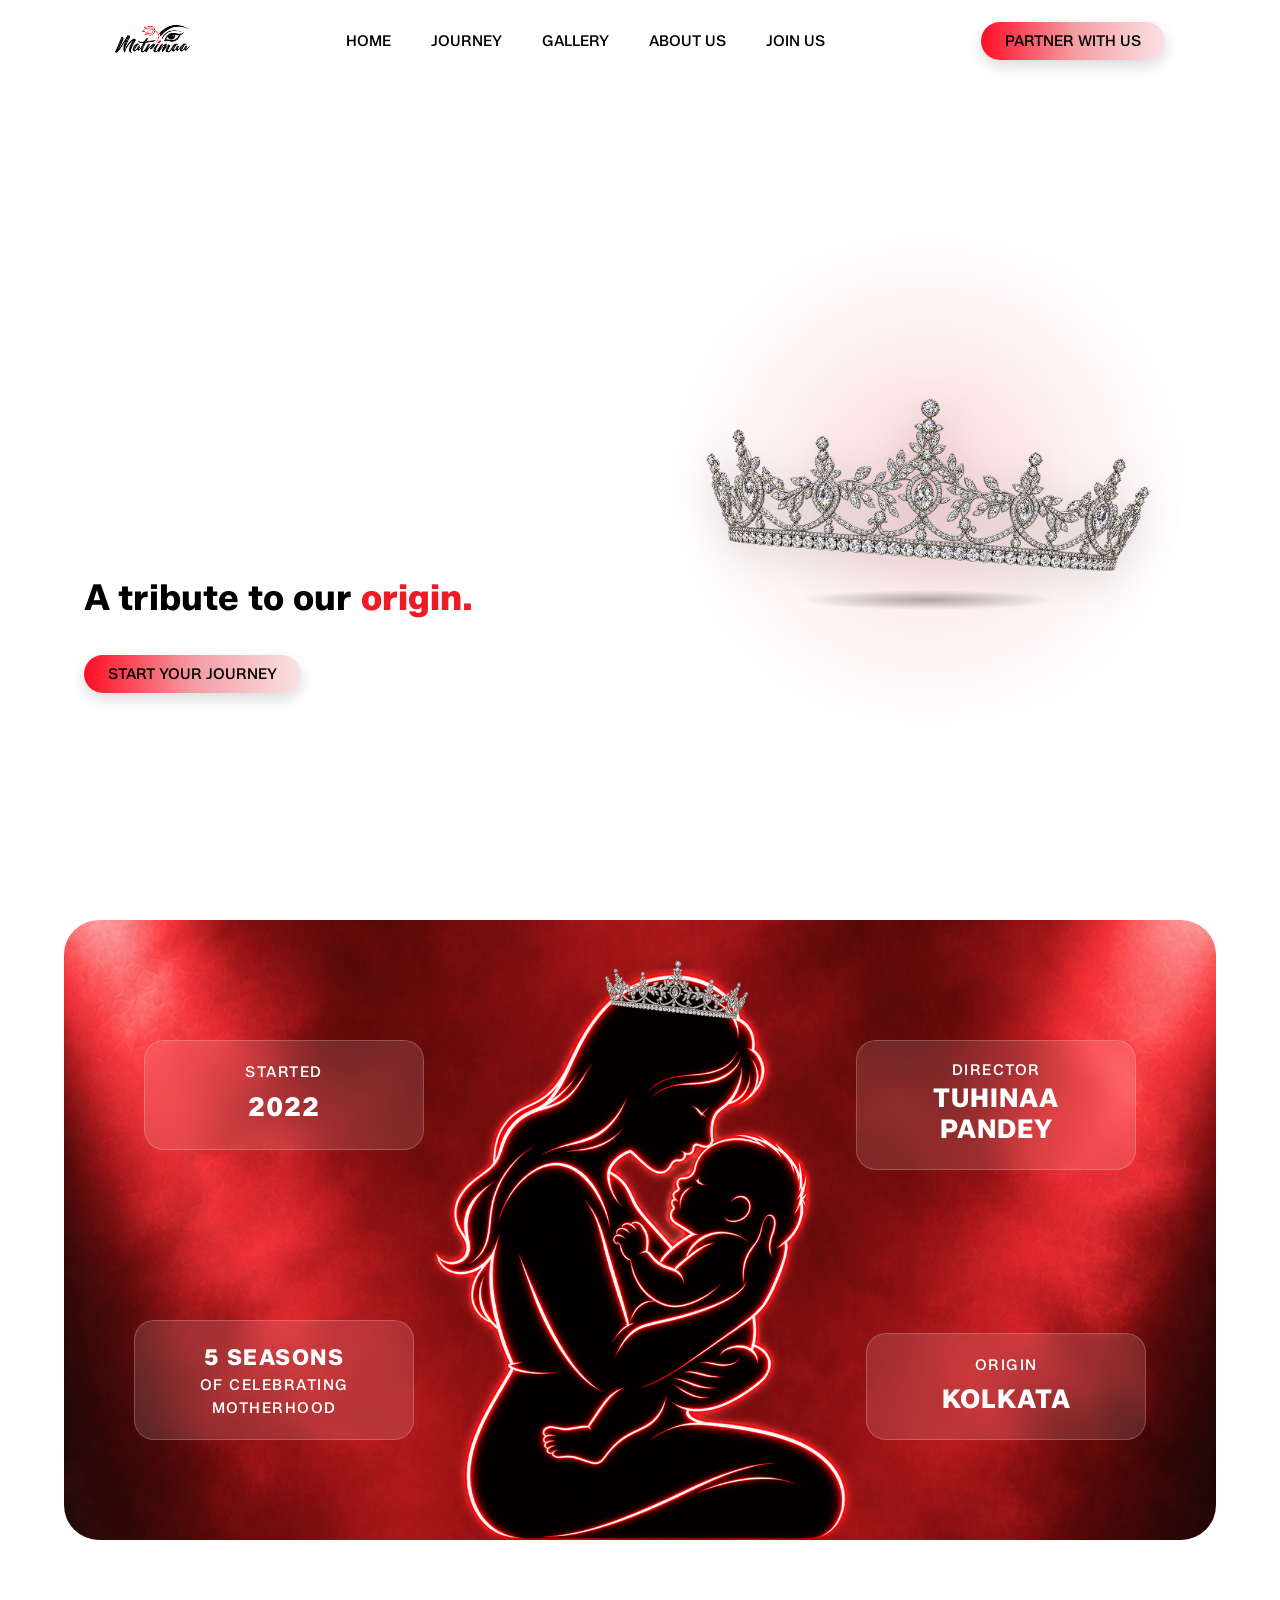
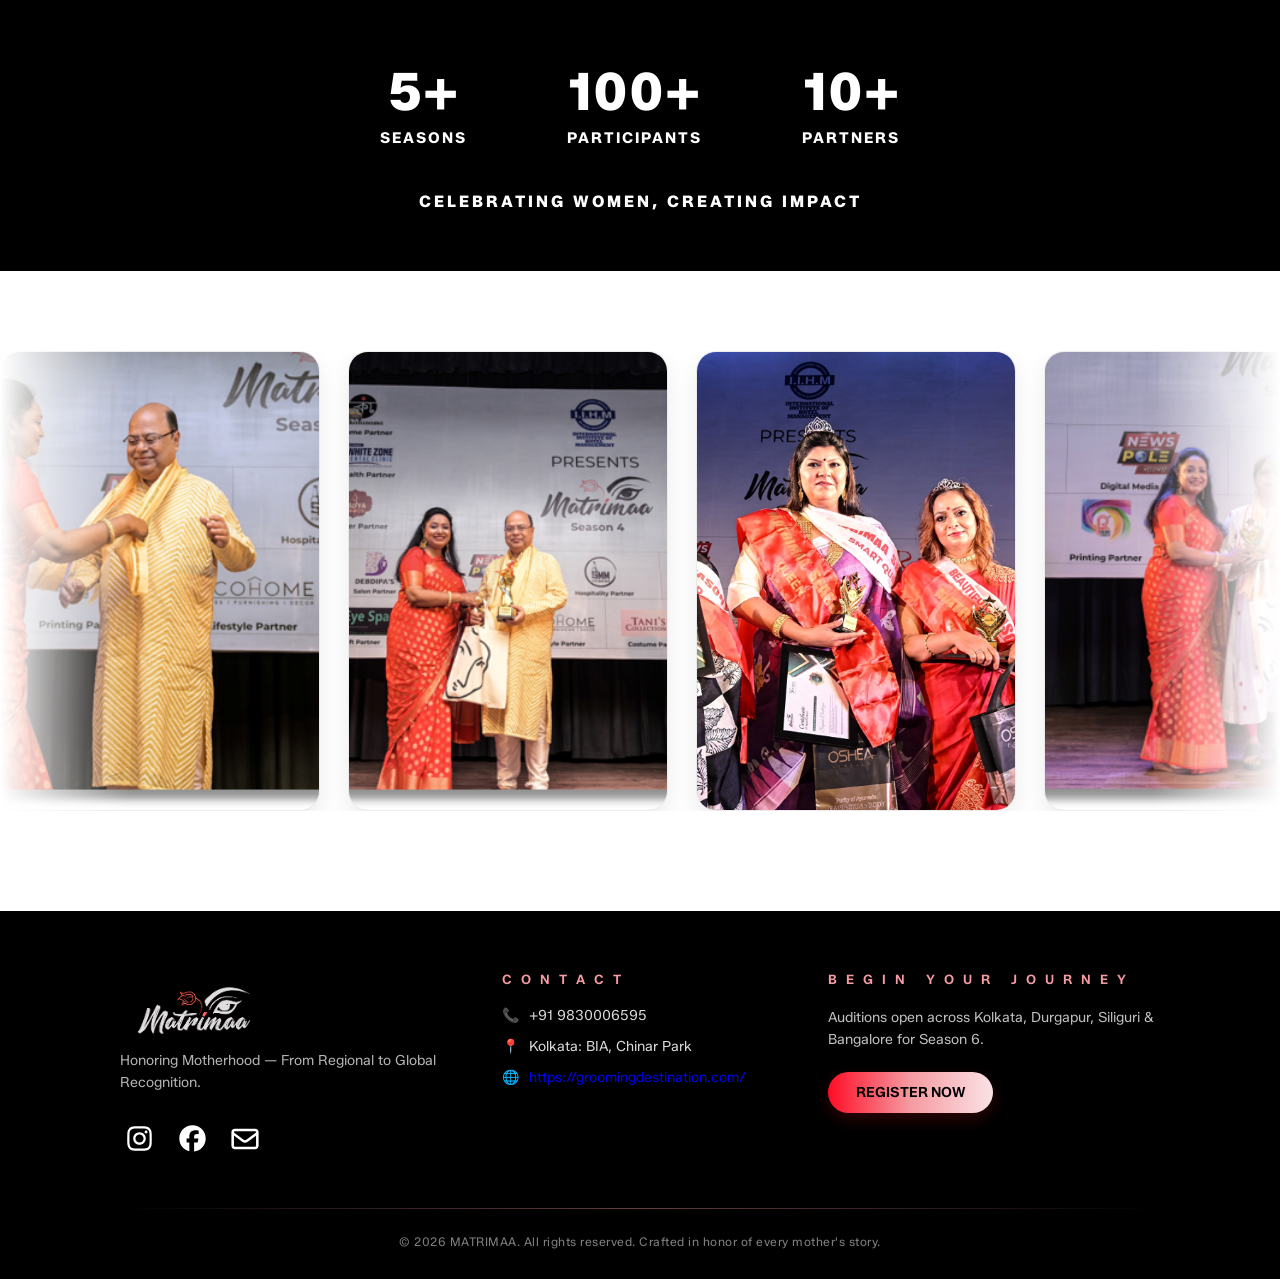
<file: frontend/index.html>
<!doctype html>
<html lang="en">
  <head>
    <meta charset="UTF-8" />
    <meta name="viewport" content="width=device-width, initial-scale=1.0" />
    <link rel="stylesheet" href="styles.css" />
    <link rel="preconnect" href="https://fonts.googleapis.com" />
    <link rel="preconnect" href="https://fonts.gstatic.com" crossorigin />
    <link
      href="https://fonts.googleapis.com/css2?family=Zalando+Sans:ital,wght@0,200..900;1,200..900&display=swap"
      rel="stylesheet"
    />
    <title>Matrimaa</title>
  </head>

  <body>
    <div id="main-bg">
      <div id="navbar">
        <a href="index.html">
          <img src="matrimaa-logo.png" alt="Matrimaa Logo" />
        </a>

        <div id="nav-buttons">
          <a href="index.html"
            ><button type="button" class="active">HOME</button></a
          >
          <a href="journey.html"><button type="button">JOURNEY</button></a>
          <a href="media.html"
            ><button type="button">GALLERY</button></a
          >
          <a href="about.html"><button type="button">ABOUT US</button></a>
          <a href="join-us.html"><button type="button">JOIN US</button></a>
        </div>

        <div class="spl-btn">
          <a href="partnership.html">
            <button type="button">PARTNER WITH US</button>
          </a>
        </div>
      </div>

      <div class="hero-container">
        <div class="hero-left">
          <video class="hero-main-logo" autoplay loop muted playsinline>
            <source src="Matrimaa-video.mp4" type="video/mp4" />
            Your browser does not support the video tag.
          </video>
          <h2 class="hero-tagline">
            A tribute to our <span class="highlight-red">origin.</span>
          </h2>
          <div class="hero-cta">
            <a href="join-us.html">
              <button type="button" class="spl-btn-journey">
                START YOUR JOURNEY
              </button>
            </a>
          </div>
        </div>

        <div class="hero-right">
          <div class="pink-circle"></div>
          <img
            src="big-crown.png"
            class="hero-crown-img"
            alt="Matrimaa Crown"
          />
        </div>
      </div>
    </div>

    <div id="red-bg">
      <div class="card card-top-left">
        <h4>STARTED</h4>
        <h2>2022</h2>
      </div>

      <div class="card card-top-right">
        <h4>DIRECTOR</h4>
        <h2>TUHINAA PANDEY</h2>
      </div>

      <div class="card card-bottom-left">
        <h4>
          <strong>5 SEASONS</strong><br />
          OF CELEBRATING<br />
          MOTHERHOOD
        </h4>
      </div>

      <div class="card card-bottom-right">
        <h4>ORIGIN</h4>
        <h2>KOLKATA</h2>
      </div>

      <div class="model-wrapper">
        <img src="mother.png" class="model-img" alt="Mother" />
        <img src="small-crown.png" class="mother-crown" alt="Crown" />
      </div>
    </div>

    <div id="stats-section">
      <div class="stats-container">
        <div class="stat-item">
          <h2>5+</h2>
          <p>SEASONS</p>
        </div>

        <div class="stat-item">
          <h2>100+</h2>
          <p>PARTICIPANTS</p>
        </div>

        <div class="stat-item">
          <h2>10+</h2>
          <p>PARTNERS</p>
        </div>
      </div>

      <p class="stats-tagline">CELEBRATING WOMEN, CREATING IMPACT</p>
    </div>

    <section id="gallery-section">
      <div class="marquee-container">
        <div class="marquee-track">
          <div class="gallery-card">
            <img src="image-1.png" alt="Felicitation Ceremony" />
          </div>

          <div class="gallery-card">
            <img src="image-2.png" alt="Stage Honors" />
          </div>

          <div class="gallery-card">
            <img src="image-3.png" alt="Coronation Night" />
          </div>

          <div class="gallery-card">
            <img src="image-4.png" alt="Special Recognition" />
          </div>

          <div class="gallery-card">
            <img src="image-5.png" alt="Cherished Moments" />
          </div>

          <div class="gallery-card">
            <img src="image-6.png" alt="Grand Jury Panel" />
          </div>

          <div class="gallery-card">
            <img src="image-1.png" alt="Felicitation Ceremony" />
          </div>

          <div class="gallery-card">
            <img src="image-2.png" alt="Stage Honors" />
          </div>

          <div class="gallery-card">
            <img src="image-3.png" alt="Coronation Night" />
          </div>

          <div class="gallery-card">
            <img src="image-4.png" alt="Special Recognition" />
          </div>

          <div class="gallery-card">
            <img src="image-5.png" alt="Cherished Moments" />
          </div>

          <div class="gallery-card">
            <img src="image-6.png" alt="Grand Jury Panel" />
          </div>
        </div>
      </div>
    </section>

    <!-- FOOTER SECTION -->
    <footer id="footer-section">
      <div class="footer-container">
        <div class="footer-col brand-col">
          <div class="footer-logo">
            <img src="matrimaaLogoInverted.png" alt="matrimaa logo" />
          </div>
          <p class="footer-tagline">
            Honoring Motherhood — From Regional to Global Recognition.
          </p>

          <div class="social-links">
            <a href="#" aria-label="Instagram">
              <svg
                xmlns="http://www.w3.org/2000/svg"
                viewBox="0 0 640 640"
                width="35"
                height="35"
                fill="currentColor"
              >
                <path
                  d="M320.3 205C256.8 204.8 205.2 256.2 205 319.7C204.8 383.2 256.2 434.8 319.7 435C383.2 435.2 434.8 383.8 435 320.3C435.2 256.8 383.8 205.2 320.3 205zM319.7 245.4C360.9 245.2 394.4 278.5 394.6 319.7C394.8 360.9 361.5 394.4 320.3 394.6C279.1 394.8 245.6 361.5 245.4 320.3C245.2 279.1 278.5 245.6 319.7 245.4zM413.1 200.3C413.1 185.5 425.1 173.5 439.9 173.5C454.7 173.5 466.7 185.5 466.7 200.3C466.7 215.1 454.7 227.1 439.9 227.1C425.1 227.1 413.1 215.1 413.1 200.3zM542.8 227.5C541.1 191.6 532.9 159.8 506.6 133.6C480.4 107.4 448.6 99.2 412.7 97.4C375.7 95.3 264.8 95.3 227.8 97.4C192 99.1 160.2 107.3 133.9 133.5C107.6 159.7 99.5 191.5 97.7 227.4C95.6 264.4 95.6 375.3 97.7 412.3C99.4 448.2 107.6 480 133.9 506.2C160.2 532.4 191.9 540.6 227.8 542.4C264.8 544.5 375.7 544.5 412.7 542.4C448.6 540.7 480.4 532.5 506.6 506.2C532.8 480 541 448.2 542.8 412.3C544.9 375.3 544.9 264.5 542.8 227.5zM495 452C487.2 471.6 472.1 486.7 452.4 494.6C422.9 506.3 352.9 503.6 320.3 503.6C287.7 503.6 217.6 506.2 188.2 494.6C168.6 486.8 153.5 471.7 145.6 452C133.9 422.5 136.6 352.5 136.6 319.9C136.6 287.3 134 217.2 145.6 187.8C153.4 168.2 168.5 153.1 188.2 145.2C217.7 133.5 287.7 136.2 320.3 136.2C352.9 136.2 423 133.6 452.4 145.2C472 153 487.1 168.1 495 187.8C506.7 217.3 504 287.3 504 319.9C504 352.5 506.7 422.6 495 452z"
                />
              </svg>
            </a>

            <a href="#" aria-label="Facebook">
              <svg
                xmlns="http://www.w3.org/2000/svg"
                viewBox="0 0 640 640"
                width="33"
                height="33"
                fill="currentColor"
              >
                <path
                  d="M576 320C576 178.6 461.4 64 320 64C178.6 64 64 178.6 64 320C64 440 146.7 540.8 258.2 568.5L258.2 398.2L205.4 398.2L205.4 320L258.2 320L258.2 286.3C258.2 199.2 297.6 158.8 383.2 158.8C399.4 158.8 427.4 162 438.9 165.2L438.9 236C432.9 235.4 422.4 235 409.3 235C367.3 235 351.1 250.9 351.1 292.2L351.1 320L434.7 320L420.3 398.2L351 398.2L351 574.1C477.8 558.8 576 450.9 576 320z"
                />
              </svg>
            </a>

            <a href="#" aria-label="mail">
              <svg
                xmlns="http://www.w3.org/2000/svg"
                viewBox="0 0 640 640"
                width="34"
                height="34"
                fill="currentColor"
              >
                <path
                  d="M125.4 128C91.5 128 64 155.5 64 189.4C64 190.3 64 191.1 64.1 192L64 192L64 448C64 483.3 92.7 512 128 512L512 512C547.3 512 576 483.3 576 448L576 192L575.9 192C575.9 191.1 576 190.3 576 189.4C576 155.5 548.5 128 514.6 128L125.4 128zM528 256.3L528 448C528 456.8 520.8 464 512 464L128 464C119.2 464 112 456.8 112 448L112 256.3L266.8 373.7C298.2 397.6 341.7 397.6 373.2 373.7L528 256.3zM112 189.4C112 182 118 176 125.4 176L514.6 176C522 176 528 182 528 189.4C528 193.6 526 197.6 522.7 200.1L344.2 335.5C329.9 346.3 310.1 346.3 295.8 335.5L117.3 200.1C114 197.6 112 193.6 112 189.4z"
                />
              </svg>
            </a>
          </div>
        </div>

        <div class="footer-col contact-col">
          <h4>C O N T A C T</h4>
          <ul class="contact-list">
            <li><span class="icon">📞</span> +91 9830006595</li>
            <li><span class="icon">📍</span> Kolkata: BIA, Chinar Park</li>
            <li>
              <span class="icon">🌐</span>
              <a
                href="https://groomingdestination.com/"
                target="_blank"
                rel="noopener noreferrer"
              >
                https://groomingdestination.com/
              </a>
            </li>
          </ul>
        </div>

        <div class="footer-col cta-col">
          <h4>B E G I N &nbsp; Y O U R &nbsp; J O U R N E Y</h4>
          <p>
            Auditions open across Kolkata, Durgapur, Siliguri &amp; Bangalore
            for Season 6.
          </p>
          <a href="join-us.html">
            <button type="button" class="footer-btn">REGISTER NOW</button>
          </a>
        </div>
      </div>

      <div class="footer-bottom">
        <hr class="footer-divider" />
        <p>
          © 2026 MATRIMAA. All rights reserved. Crafted in honor of every
          mother's story.
        </p>
      </div>
    </footer>

    <script>
      const navbar = document.querySelector("#navbar");
      window.addEventListener("scroll", () => {
        if (window.scrollY > 20) {
          navbar.classList.add("scrolled");
        } else {
          navbar.classList.remove("scrolled");
        }
      });

      // Crown Fade-in Observer
      const redBg = document.querySelector("#red-bg");
      const crown = document.querySelector(".mother-crown");

      const observer = new IntersectionObserver(
        (entries) => {
          entries.forEach((entry) => {
            if (entry.isIntersecting) {
              crown.classList.add("visible");
            }
          });
        },
        { threshold: 0.3 },
      );

      if (redBg) {
        observer.observe(redBg);
      }
    </script>
  </body>
</html>
</file>
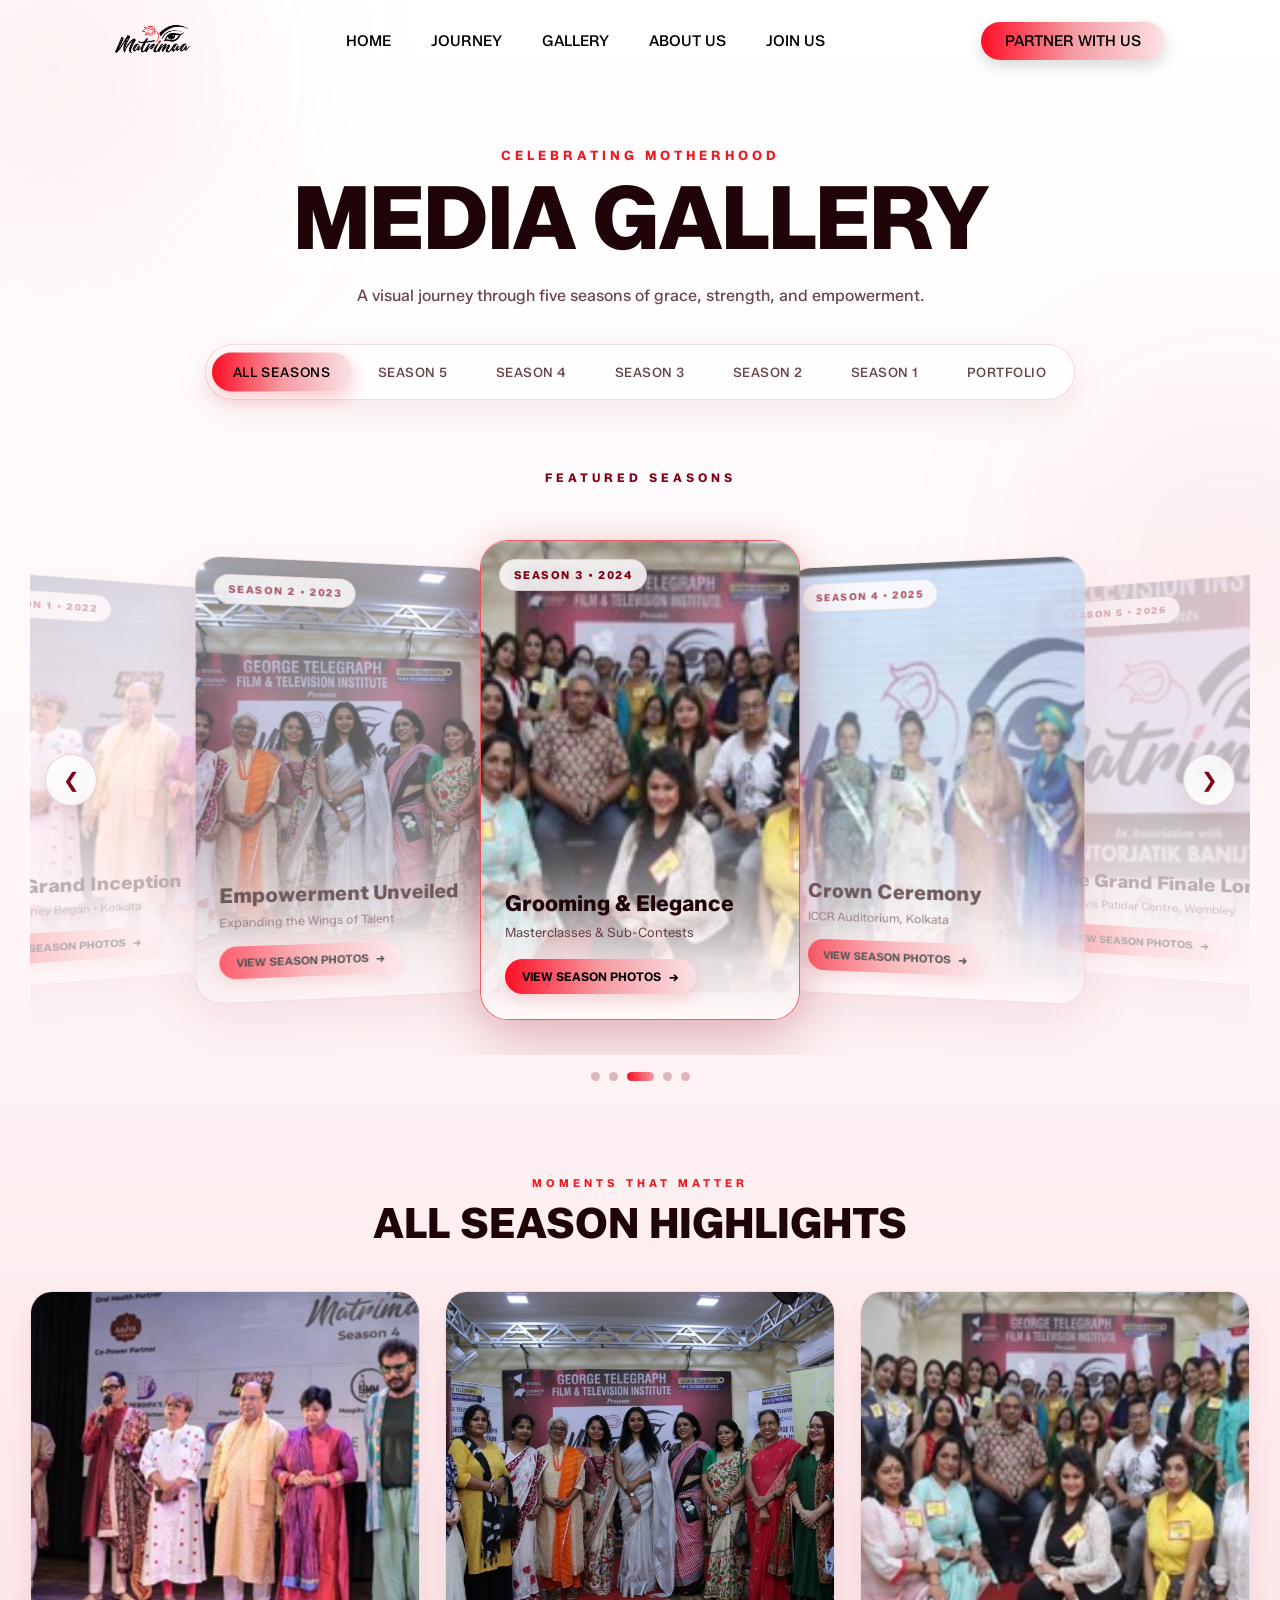
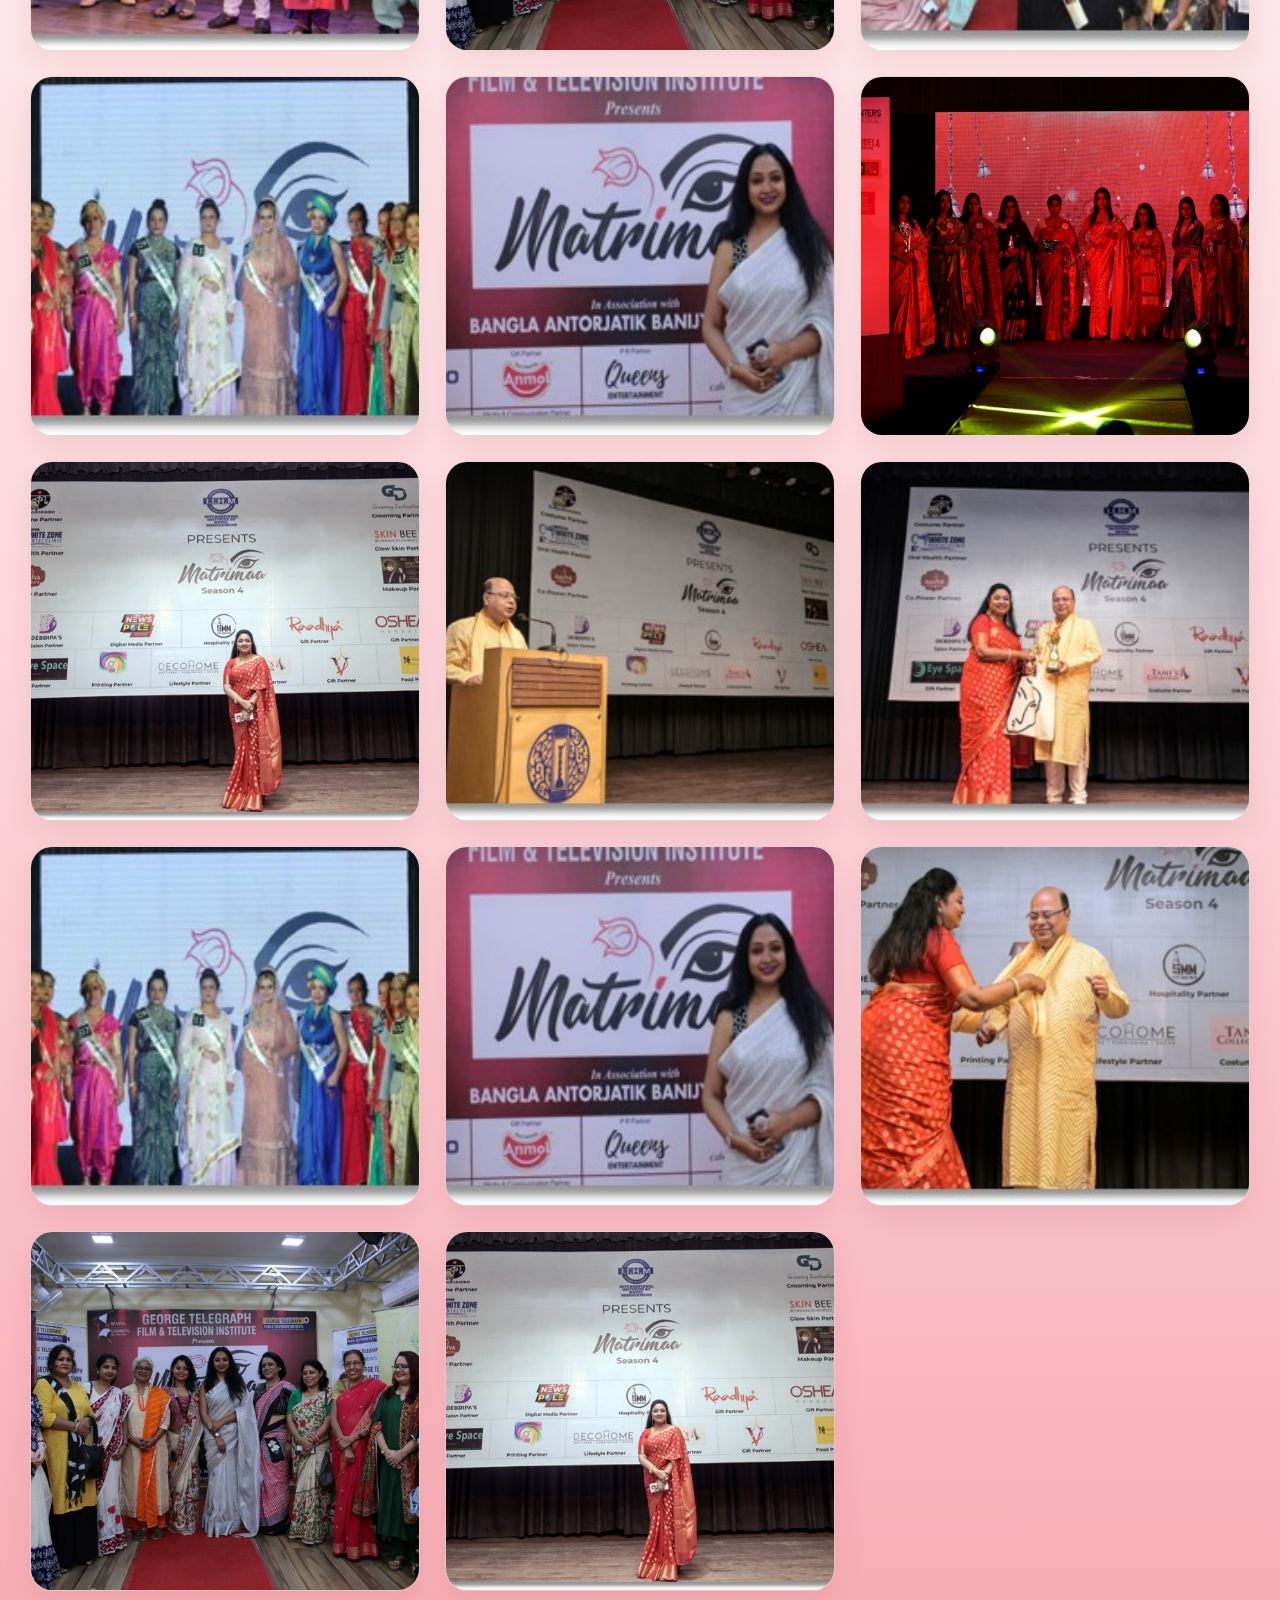
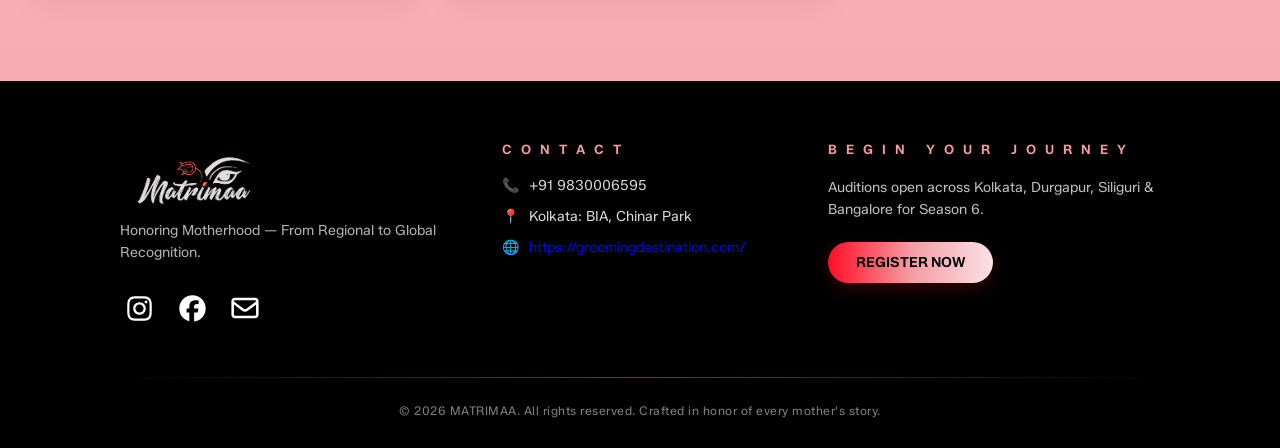
<file: frontend/media.html>
<!doctype html>
<html lang="en">
  <head>
    <meta charset="UTF-8" />
    <meta name="viewport" content="width=device-width, initial-scale=1.0" />
    <title>Matrimaa | Media Gallery</title>

    <!-- ZALANDO SANS & FONTS -->
    <link rel="preconnect" href="https://fonts.googleapis.com" />
    <link rel="preconnect" href="https://fonts.gstatic.com" crossorigin />
    <link
      href="https://fonts.googleapis.com/css2?family=Zalando+Sans:ital,wght@0,200..900;1,200..900&display=swap"
      rel="stylesheet"
    />
    <link rel="stylesheet" href="styles.css" />
    <link rel="stylesheet" href="media.css" />
  </head>

  <body>
    <!-- =========================================================
         NAVBAR
    ========================================================= -->
    <div id="navbar">
      <a href="index.html">
        <img src="matrimaa-logo.png" alt="Matrimaa Logo" />
      </a>

      <div id="nav-buttons">
        <a href="index.html"
          ><button type="button" class="active">HOME</button></a
        >
        <a href="journey.html"><button type="button">JOURNEY</button></a>
        <a href="media.html"><button type="button">GALLERY</button></a>
        <a href="about.html"><button type="button">ABOUT US</button></a>
        <a href="join-us.html"><button type="button">JOIN US</button></a>
      </div>

      <div class="spl-btn">
        <a href="partnership.html">
          <button type="button">PARTNER WITH US</button>
        </a>
      </div>
    </div>
    <!-- =========================================================
         BACKGROUND GLOWS
    ========================================================= -->
    <div class="ambient-glow glow-left"></div>
    <div class="ambient-glow glow-right"></div>

    <!-- =========================================================
         MAIN
    ========================================================= -->
    <main class="gallery-container">
      <!-- HERO SECTION -->
      <section class="gallery-hero">
        <span class="sub-tag">CELEBRATING MOTHERHOOD</span>
        <h1 class="hero-title">MEDIA GALLERY</h1>
        <p class="hero-subtitle">
          A visual journey through five seasons of grace, strength, and
          empowerment.
        </p>

        <!-- FILTER BUTTONS -->
        <div class="filter-wrapper">
          <button class="filter-btn active" data-filter="all">
            ALL SEASONS
          </button>
          <button class="filter-btn" data-filter="season5">SEASON 5</button>
          <button class="filter-btn" data-filter="season4">SEASON 4</button>
          <button class="filter-btn" data-filter="season3">SEASON 3</button>
          <button class="filter-btn" data-filter="season2">SEASON 2</button>
          <button class="filter-btn" data-filter="season1">SEASON 1</button>
          <button class="filter-btn" data-filter="portfolio">PORTFOLIO</button>
        </div>
      </section>

      <!-- FEATURED SEASONS CAROUSEL -->
      <section class="stage-section">
        <div class="stage-header">
          <div class="stage-label">FEATURED SEASONS</div>
        </div>

        <div class="carousel-wrapper">
          <button
            class="nav-btn prev-btn"
            id="prevBtn"
            aria-label="Previous Season"
          >
            &#10094;
          </button>

          <div class="carousel-3d-viewport">
            <div class="carousel-3d-track" id="carouselTrack">
              <!-- SEASON 1 -->
              <div
                class="glass-card item-3d"
                data-index="0"
                data-category="season1"
              >
                <div class="card-inner">
                  <div class="badge">SEASON 1 • 2022</div>
                  <img src="Picture5.jpg" alt="Season 1" />
                  <div class="card-content">
                    <h3>The Grand Inception</h3>
                    <p>The Journey Began • Kolkata</p>
                    <button class="expand-btn" data-season="season1">
                      VIEW SEASON PHOTOS <span>→</span>
                    </button>
                  </div>
                </div>
              </div>

              <!-- SEASON 2 -->
              <div
                class="glass-card item-3d"
                data-index="1"
                data-category="season2"
              >
                <div class="card-inner">
                  <div class="badge">SEASON 2 • 2023</div>
                  <img src="Picture6.jpg" alt="Season 2" />
                  <div class="card-content">
                    <h3>Empowerment Unveiled</h3>
                    <p>Expanding the Wings of Talent</p>
                    <button class="expand-btn" data-season="season2">
                      VIEW SEASON PHOTOS <span>→</span>
                    </button>
                  </div>
                </div>
              </div>

              <!-- SEASON 3 -->
              <div
                class="glass-card item-3d"
                data-index="2"
                data-category="season3"
              >
                <div class="card-inner">
                  <div class="badge">SEASON 3 • 2024</div>
                  <img src="Picture7.jpg" alt="Season 3" />
                  <div class="card-content">
                    <h3>Grooming & Elegance</h3>
                    <p>Masterclasses & Sub-Contests</p>
                    <button class="expand-btn" data-season="season3">
                      VIEW SEASON PHOTOS <span>→</span>
                    </button>
                  </div>
                </div>
              </div>

              <!-- SEASON 4 -->
              <div
                class="glass-card item-3d"
                data-index="3"
                data-category="season4"
              >
                <div class="card-inner">
                  <div class="badge">SEASON 4 • 2025</div>
                  <img src="Picture8.jpg" alt="Season 4" />
                  <div class="card-content">
                    <h3>Crown Ceremony</h3>
                    <p>ICCR Auditorium, Kolkata</p>
                    <button class="expand-btn" data-season="season4">
                      VIEW SEASON PHOTOS <span>→</span>
                    </button>
                  </div>
                </div>
              </div>

              <!-- SEASON 5 -->
              <div
                class="glass-card item-3d"
                data-index="4"
                data-category="season5"
              >
                <div class="card-inner">
                  <div class="badge">SEASON 5 • 2026</div>
                  <img src="Picture9.jpg" alt="Season 5" />
                  <div class="card-content">
                    <h3>The Grand Finale London</h3>
                    <p>Sattavis Patidar Centre, Wembley</p>
                    <button class="expand-btn" data-season="season5">
                      VIEW SEASON PHOTOS <span>→</span>
                    </button>
                  </div>
                </div>
              </div>
            </div>
          </div>

          <button
            class="nav-btn next-btn"
            id="nextBtn"
            aria-label="Next Season"
          >
            &#10095;
          </button>
        </div>

        <div class="carousel-dots" id="dotsContainer"></div>
      </section>

      <!-- PHOTO GALLERY GRID -->
      <section class="gallery-grid-section" id="photo-grid-anchor">
        <div class="section-topline">MOMENTS THAT MATTER</div>
        <h2 class="section-heading" id="grid-title">ALL SEASON HIGHLIGHTS</h2>

        <div class="gallery-masonry" id="galleryGrid">
          <!-- SEASON 5 -->
          <div class="grid-item season5">
            <div class="masonry-card">
              <img src="Picture5.jpg" alt="London Grand Finale" />
              <div class="overlay-info">
                <span class="category">SEASON 5</span>
                <h4>London Mahotsav</h4>
                <p>International Grand Finale • Wembley</p>
              </div>
            </div>
          </div>

          <div class="grid-item season5">
            <div class="masonry-card">
              <img src="Picture6.jpg" alt="Season 5 Red Carpet" />
              <div class="overlay-info">
                <span class="category">SEASON 5</span>
                <h4>Red Carpet Elegance</h4>
                <p>Global Media & VIP Guests</p>
              </div>
            </div>
          </div>

          <div class="grid-item season5">
            <div class="masonry-card">
              <img src="Picture7.jpg" alt="Women Leadership Forum" />
              <div class="overlay-info">
                <span class="category">SEASON 5</span>
                <h4>Women Leadership Forum</h4>
                <p>Keynote & Mentorship Sessions</p>
              </div>
            </div>
          </div>

          <div class="grid-item season5">
            <div class="masonry-card">
              <img src="Picture8.jpg" alt="Season 5 Gala" />
              <div class="overlay-info">
                <span class="category">SEASON 5</span>
                <h4>Gala Evening</h4>
                <p>Celebration & Networking</p>
              </div>
            </div>
          </div>

          <!-- SEASON 4 -->
          <div class="grid-item season4">
            <div class="masonry-card">
              <img src="Picture9.jpg" alt="Season 4 Jury" />
              <div class="overlay-info">
                <span class="category">SEASON 4</span>
                <h4>Jury Felicitations</h4>
                <p>ICCR Auditorium, Kolkata</p>
              </div>
            </div>
          </div>

          <div class="grid-item season4">
            <div class="masonry-card">
              <img src="Picture10.jpg" alt="Season 4 Talent Round" />
              <div class="overlay-info">
                <span class="category">SEASON 4</span>
                <h4>Talent Showcase</h4>
                <p>Dance & Performing Arts</p>
              </div>
            </div>
          </div>

          <div class="grid-item season4">
            <div class="masonry-card">
              <img src="Picture11.jpg" alt="Season 4 Winners" />
              <div class="overlay-info">
                <span class="category">SEASON 4</span>
                <h4>Subtitle Winners</h4>
                <p>Grace, Confidence & Recognition</p>
              </div>
            </div>
          </div>

          <!-- SEASON 3 -->
          <div class="grid-item season3">
            <div class="masonry-card">
              <img src="Picture13.jpg" alt="Grooming Masterclass" />
              <div class="overlay-info">
                <span class="category">SEASON 3</span>
                <h4>Grooming Masterclass</h4>
                <p>Pageant Coaching & Mentorship</p>
              </div>
            </div>
          </div>

          <div class="grid-item season3">
            <div class="masonry-card">
              <img src="Picture14.jpg" alt="Styling Workshop" />
              <div class="overlay-info">
                <span class="category">SEASON 3</span>
                <h4>Styling & Makeover</h4>
                <p>Celebrity Stylist Workshops</p>
              </div>
            </div>
          </div>

          <!-- SEASON 2 -->
          <div class="grid-item season2">
            <div class="masonry-card">
              <img src="Picture8.jpg" alt="Culinary Round" />
              <div class="overlay-info">
                <span class="category">SEASON 2</span>
                <h4>Culinary Talent Round</h4>
                <p>Celebrating Everyday Talents</p>
              </div>
            </div>
          </div>

          <div class="grid-item season2">
            <div class="masonry-card">
              <img src="Picture9.jpg" alt="Traditional Round" />
              <div class="overlay-info">
                <span class="category">SEASON 2</span>
                <h4>Ethnic Splendor</h4>
                <p>Celebrating Saree Heritage</p>
              </div>
            </div>
          </div>

          <!-- SEASON 1 -->
          <div class="grid-item season1">
            <div class="masonry-card">
              <img src="Picture12.jpg" alt="First Auditions" />
              <div class="overlay-info">
                <span class="category">SEASON 1</span>
                <h4>First Auditions</h4>
                <p>The Beginning of Matrimaa</p>
              </div>
            </div>
          </div>

          <!-- PORTFOLIO -->
          <div class="grid-item portfolio">
            <div class="masonry-card">
              <img src="Picture6.jpg" alt="Matrimaa Portfolio" />
              <div class="overlay-info">
                <span class="category">PORTFOLIO</span>
                <h4>Matrimaa Portfolio</h4>
                <p>Celebrating Confidence & Grace</p>
              </div>
            </div>
          </div>

          <div class="grid-item portfolio">
            <div class="masonry-card">
              <img src="Picture11.jpg" alt="Portfolio Portrait" />
              <div class="overlay-info">
                <span class="category">PORTFOLIO</span>
                <h4>Portrait Collection</h4>
                <p>Stories Beyond the Crown</p>
              </div>
            </div>
          </div>
        </div>
      </section>
    </main>

    <!-- =========================================================
         FOOTER
    ========================================================= -->
    <footer id="footer-section">
      <div class="footer-container">
        <div class="footer-col brand-col">
          <div class="footer-logo">
            <img src="matrimaaLogoInverted.png" alt="matrimaa logo" />
          </div>
          <p class="footer-tagline">
            Honoring Motherhood — From Regional to Global Recognition.
          </p>

          <div class="social-links">
            <a href="#" aria-label="Instagram">
              <svg
                xmlns="http://www.w3.org/2000/svg"
                viewBox="0 0 640 640"
                width="35"
                height="35"
                fill="currentColor"
              >
                <path
                  d="M320.3 205C256.8 204.8 205.2 256.2 205 319.7C204.8 383.2 256.2 434.8 319.7 435C383.2 435.2 434.8 383.8 435 320.3C435.2 256.8 383.8 205.2 320.3 205zM319.7 245.4C360.9 245.2 394.4 278.5 394.6 319.7C394.8 360.9 361.5 394.4 320.3 394.6C279.1 394.8 245.6 361.5 245.4 320.3C245.2 279.1 278.5 245.6 319.7 245.4zM413.1 200.3C413.1 185.5 425.1 173.5 439.9 173.5C454.7 173.5 466.7 185.5 466.7 200.3C466.7 215.1 454.7 227.1 439.9 227.1C425.1 227.1 413.1 215.1 413.1 200.3zM542.8 227.5C541.1 191.6 532.9 159.8 506.6 133.6C480.4 107.4 448.6 99.2 412.7 97.4C375.7 95.3 264.8 95.3 227.8 97.4C192 99.1 160.2 107.3 133.9 133.5C107.6 159.7 99.5 191.5 97.7 227.4C95.6 264.4 95.6 375.3 97.7 412.3C99.4 448.2 107.6 480 133.9 506.2C160.2 532.4 191.9 540.6 227.8 542.4C264.8 544.5 375.7 544.5 412.7 542.4C448.6 540.7 480.4 532.5 506.6 506.2C532.8 480 541 448.2 542.8 412.3C544.9 375.3 544.9 264.5 542.8 227.5zM495 452C487.2 471.6 472.1 486.7 452.4 494.6C422.9 506.3 352.9 503.6 320.3 503.6C287.7 503.6 217.6 506.2 188.2 494.6C168.6 486.8 153.5 471.7 145.6 452C133.9 422.5 136.6 352.5 136.6 319.9C136.6 287.3 134 217.2 145.6 187.8C153.4 168.2 168.5 153.1 188.2 145.2C217.7 133.5 287.7 136.2 320.3 136.2C352.9 136.2 423 133.6 452.4 145.2C472 153 487.1 168.1 495 187.8C506.7 217.3 504 287.3 504 319.9C504 352.5 506.7 422.6 495 452z"
                />
              </svg>
            </a>

            <a href="#" aria-label="Facebook">
              <svg
                xmlns="http://www.w3.org/2000/svg"
                viewBox="0 0 640 640"
                width="33"
                height="33"
                fill="currentColor"
              >
                <path
                  d="M576 320C576 178.6 461.4 64 320 64C178.6 64 64 178.6 64 320C64 440 146.7 540.8 258.2 568.5L258.2 398.2L205.4 398.2L205.4 320L258.2 320L258.2 286.3C258.2 199.2 297.6 158.8 383.2 158.8C399.4 158.8 427.4 162 438.9 165.2L438.9 236C432.9 235.4 422.4 235 409.3 235C367.3 235 351.1 250.9 351.1 292.2L351.1 320L434.7 320L420.3 398.2L351 398.2L351 574.1C477.8 558.8 576 450.9 576 320z"
                />
              </svg>
            </a>

            <a href="#" aria-label="Mail">
              <svg
                xmlns="http://www.w3.org/2000/svg"
                viewBox="0 0 640 640"
                width="34"
                height="34"
                fill="currentColor"
              >
                <path
                  d="M125.4 128C91.5 128 64 155.5 64 189.4C64 190.3 64 191.1 64.1 192L64 192L64 448C64 483.3 92.7 512 128 512L512 512C547.3 512 576 483.3 576 448L576 192L575.9 192C575.9 191.1 576 190.3 576 189.4C576 155.5 548.5 128 514.6 128L125.4 128zM528 256.3L528 448C528 456.8 520.8 464 512 464L128 464C119.2 464 112 456.8 112 448L112 256.3L266.8 373.7C298.2 397.6 341.7 397.6 373.2 373.7L528 256.3zM112 189.4C112 182 118 176 125.4 176L514.6 176C522 176 528 182 528 189.4C528 193.6 526 197.6 522.7 200.1L344.2 335.5C329.9 346.3 310.1 346.3 295.8 335.5L117.3 200.1C114 197.6 112 193.6 112 189.4z"
                />
              </svg>
            </a>
          </div>
        </div>

        <div class="footer-col contact-col">
          <h4>C O N T A C T</h4>
          <ul class="contact-list">
            <li><span class="icon">📞</span> +91 9830006595</li>
            <li><span class="icon">📍</span> Kolkata: BIA, Chinar Park</li>
            <li>
              <span class="icon">🌐</span>
              <a
                href="https://groomingdestination.com/"
                target="_blank"
                rel="noopener noreferrer"
              >
                https://groomingdestination.com/
              </a>
            </li>
          </ul>
        </div>

        <div class="footer-col cta-col">
          <h4>B E G I N &nbsp; Y O U R &nbsp; J O U R N E Y</h4>
          <p>
            Auditions open across Kolkata, Durgapur, Siliguri &amp; Bangalore
            for Season 6.
          </p>
          <a href="join-us.html">
            <button type="button" class="footer-btn">REGISTER NOW</button>
          </a>
        </div>
      </div>

      <div class="footer-bottom">
        <hr class="footer-divider" />
        <p>
          © 2026 MATRIMAA. All rights reserved. Crafted in honor of every
          mother's story.
        </p>
      </div>
    </footer>

    <!-- =========================================================
         JAVASCRIPT
    ========================================================= -->
    <script>
      document.addEventListener("DOMContentLoaded", function () {
        const track = document.getElementById("carouselTrack");
        const cards = Array.from(track.children);
        const prevBtn = document.getElementById("prevBtn");
        const nextBtn = document.getElementById("nextBtn");
        const dotsContainer = document.getElementById("dotsContainer");
        const filterBtns = document.querySelectorAll(".filter-btn");
        const gridItems = document.querySelectorAll(".grid-item");
        const gridTitle = document.getElementById("grid-title");

        let currentIndex = 2;

        cards.forEach(function (card, index) {
          const dot = document.createElement("button");
          dot.classList.add("dot");
          dot.setAttribute("aria-label", "Go to season " + (index + 1));
          if (index === currentIndex) dot.classList.add("active");
          dot.addEventListener("click", function () {
            goToSlide(index);
          });
          dotsContainer.appendChild(dot);
        });

        const dots = Array.from(dotsContainer.children);

        function updateCarousel() {
          cards.forEach(function (card, index) {
            card.classList.remove("active");
            const offset = index - currentIndex;
            const translateX = offset * 320;
            const translateZ = -Math.abs(offset) * 120;
            const rotateY = offset * -15;
            const opacity = Math.max(0.28, 1 - Math.abs(offset) * 0.35);

            card.style.transform =
              "translateX(" +
              translateX +
              "px) translateZ(" +
              translateZ +
              "px) rotateY(" +
              rotateY +
              "deg)";
            card.style.opacity = opacity;
            card.style.zIndex = 100 - Math.abs(offset);

            if (index === currentIndex) card.classList.add("active");
          });

          dots.forEach(function (dot, index) {
            dot.classList.toggle("active", index === currentIndex);
          });
        }

        function goToSlide(index) {
          if (index < 0) currentIndex = cards.length - 1;
          else if (index >= cards.length) currentIndex = 0;
          else currentIndex = index;
          updateCarousel();
        }

        prevBtn.addEventListener("click", function () {
          goToSlide(currentIndex - 1);
        });
        nextBtn.addEventListener("click", function () {
          goToSlide(currentIndex + 1);
        });

        document.addEventListener("keydown", function (event) {
          if (event.key === "ArrowLeft") goToSlide(currentIndex - 1);
          if (event.key === "ArrowRight") goToSlide(currentIndex + 1);
        });

        function filterSeason(filterKey) {
          filterBtns.forEach(function (button) {
            button.classList.toggle(
              "active",
              button.getAttribute("data-filter") === filterKey,
            );
          });

          if (filterKey === "all") {
            gridTitle.textContent = "ALL SEASON HIGHLIGHTS";
          } else if (filterKey === "portfolio") {
            gridTitle.textContent = "PORTFOLIO";
          } else {
            const seasonNumber = filterKey.replace("season", "");
            gridTitle.textContent = "SEASON " + seasonNumber + " GALLERY";
          }

          gridItems.forEach(function (item) {
            const show =
              filterKey === "all" || item.classList.contains(filterKey);
            item.style.display = show ? "block" : "none";
          });
        }

        filterBtns.forEach(function (button) {
          button.addEventListener("click", function () {
            const filterValue = this.getAttribute("data-filter");
            filterSeason(filterValue);
            if (filterValue !== "portfolio") {
              const targetIndex = cards.findIndex(function (card) {
                return card.getAttribute("data-category") === filterValue;
              });
              if (targetIndex !== -1) goToSlide(targetIndex);
            }
            document
              .getElementById("photo-grid-anchor")
              .scrollIntoView({ behavior: "smooth" });
          });
        });

        document.querySelectorAll(".expand-btn").forEach(function (button) {
          button.addEventListener("click", function (event) {
            event.stopPropagation();
            const season = this.getAttribute("data-season");
            filterSeason(season);
            document
              .getElementById("photo-grid-anchor")
              .scrollIntoView({ behavior: "smooth" });
          });
        });

        cards.forEach(function (card) {
          card.addEventListener("click", function () {
            const category = this.getAttribute("data-category");
            const index = parseInt(this.getAttribute("data-index"));
            goToSlide(index);
            filterSeason(category);
            document
              .getElementById("photo-grid-anchor")
              .scrollIntoView({ behavior: "smooth" });
          });
        });

        filterSeason("all");
        updateCarousel();
      });

      window.addEventListener("scroll", function () {
        const navbar = document.getElementById("navbar");
        if (window.scrollY > 20) {
          navbar.classList.add("scrolled");
        } else {
          navbar.classList.remove("scrolled");
        }
      });
    </script>
  </body>
</html>
</file>
<file: frontend/styles.css>
* {
  margin: 0;
  padding: 0;
  box-sizing: border-box;
}

html {
  scroll-behavior: smooth;
}

/* Main Hero Setup - Pure White Background */
#main-bg {
  position: relative;
  min-height: 100vh;
  width: 100%;
  background-color: #ffffff;
  background-image: none;
  display: flex;
  flex-direction: column;
  align-items: center;
  justify-content: center;
  padding-top: 100px;
  overflow: hidden;
}

/* Navbar */
#navbar {
  position: fixed;
  top: 0;
  left: 50%;
  transform: translateX(-50%);
  z-index: 1000;
  width: 85%;
  display: flex;
  justify-content: space-between;
  align-items: center;
  padding: 6px 18px;
  margin-top: 15px;
  border-radius: 40px;
  background-color: transparent;
  border: 1px solid transparent;
  backdrop-filter: blur(0px);
  -webkit-backdrop-filter: blur(0px);
  transition:
    background-color 0.4s ease-in-out,
    backdrop-filter 0.4s ease-in-out,
    border-color 0.4s ease-in-out,
    box-shadow 0.4s ease-in-out;
}

#navbar.scrolled {
  background-color: rgba(245, 155, 162, 0.6);
  backdrop-filter: blur(16px);
  -webkit-backdrop-filter: blur(16px);
  border: 1px solid rgba(255, 255, 255, 0.35);
  box-shadow: 0 8px 24px rgba(0, 0, 0, 0.12);
}

#navbar img {
  width: 75px;
}

#nav-buttons {
  display: flex;
  gap: 8px;
}

#nav-buttons a,
.hero-cta a,
.footer-col a {
  text-decoration: none;
}

#nav-buttons button {
  font-family: "Zalando Sans", sans-serif;
  border: none;
  background: transparent;
  color: #000000;
  font-size: 15px;
  font-weight: 500;
  padding: 6px 16px;
  border-radius: 20px;
  cursor: pointer;
  transition: all 0.4s ease-in-out;
}

#nav-buttons button:hover {
  background-color: rgba(255, 255, 255, 0.6);
  color: #ed1b24;
}

.spl-btn button {
  border: none;
  background: linear-gradient(
    to right,
    #ff0d25 0%,
    #f59ba2 25%,
    #fae2e5 50%,
    #f59ba2 75%,
    #ff0d25 100%
  );
  background-size: 200% 100%;
  background-position: 0% 0%;
  color: #000000;
  font-size: 15px;
  font-weight: 500;
  font-family: "Zalando Sans", sans-serif;
  padding: 10px 24px;
  border-radius: 50px;
  cursor: pointer;
  box-shadow: 0 6px 15px rgba(0, 0, 0, 0.15);
  transition:
    background-position 0.6s ease-in-out,
    transform 0.4s ease-in-out,
    box-shadow 0.4s ease-in-out;
}

.spl-btn button:hover {
  background-position: 100% 0%;
  transform: scale(1.05);
  box-shadow: 0 8px 20px rgba(237, 27, 36, 0.3);
}

/* Hero Section Layout */
.hero-container {
  width: 90%;
  max-width: 1200px;
  display: flex;
  align-items: center;
  justify-content: space-between;
  margin: auto;
  padding: 40px 20px;
  gap: 40px;
}

.hero-left {
  flex: 1;
  display: flex;
  flex-direction: column;
  align-items: flex-start;
  max-width: 550px;
}

.hero-main-logo {
  width: 600px;
  max-width: 100%;
  height: auto;
  display: block;
  object-fit: contain;
  transform: translateX(-11%);
}

.hero-tagline {
  font-family: "Zalando Sans", sans-serif;
  font-size: 36px;
  font-weight: 700;
  color: #000000;
  margin-bottom: 35px;
  line-height: 1.25;
}

.hero-tagline .highlight-red {
  color: #ed1b24;
  font-weight: 800;
}

.spl-btn-journey {
  border: none;
  background: linear-gradient(
    to right,
    #ff0d25 0%,
    #f59ba2 25%,
    #fae2e5 50%,
    #f59ba2 75%,
    #ff0d25 100%
  );
  background-size: 200% 100%;
  background-position: 0% 0%;
  color: #000000;
  font-size: 15px;
  font-weight: 500;
  font-family: "Zalando Sans", sans-serif;
  padding: 10px 24px;
  border-radius: 50px;
  cursor: pointer;
  box-shadow: 0 6px 15px rgba(0, 0, 0, 0.15);
  transition:
    background-position 0.6s ease-in-out,
    transform 0.4s ease-in-out,
    box-shadow 0.4s ease-in-out;
}

.spl-btn-journey:hover {
  background-position: 100% 0%;
  transform: scale(1.05);
  box-shadow: 0 8px 20px rgba(237, 27, 36, 0.3);
}

.hero-right {
  flex: 1;
  position: relative;
  display: flex;
  align-items: center;
  justify-content: center;
  padding-bottom: 40px;
}

/* Base Shadow below the Crown */
.hero-right::after {
  content: "";
  position: absolute;
  bottom: 10px;
  width: 260px;
  height: 20px;
  background: radial-gradient(
    ellipse at center,
    rgba(0, 0, 0, 0.3) 0%,
    rgba(0, 0, 0, 0) 70%
  );
  border-radius: 50%;
  z-index: 1;
  animation: floatShadow 4s ease-in-out infinite;
}

.pink-circle {
  width: 573px;
  height: 495px;
  border-radius: 50%;
  background: radial-gradient(
    circle,
    rgba(245, 155, 162, 0.4) 0%,
    rgba(250, 226, 229, 0.35) 45%,
    rgba(255, 255, 255, 0) 70%
  );
  position: absolute;
  z-index: 1;
}

/* Floating Animations */
@keyframes floatCrown {
  0%,
  100% {
    transform: translateY(0);
  }
  50% {
    transform: translateY(-18px);
  }
}

@keyframes floatShadow {
  0%,
  100% {
    transform: scale(1);
    opacity: 0.8;
  }
  50% {
    transform: scale(0.7);
    opacity: 0.35;
  }
}

.hero-crown-img {
  width: 100%;
  max-width: 460px;
  height: auto;
  position: relative;
  z-index: 2;
  filter: drop-shadow(0 10px 20px rgba(0, 0, 0, 0.12));
  animation: floatCrown 4s ease-in-out infinite;
}

/* Red Spotlight Container */
#red-bg {
  position: relative;
  width: 90%;
  max-width: 1200px;
  height: 620px;
  margin: 20px auto 60px;
  border-radius: 35px;
  background-image: url("red-bg.png");
  background-size: cover;
  background-position: center;
  overflow: hidden;
  z-index: 10;
}

/* Translucent Glassmorphic Cards */
.card {
  font-family: "Zalando Sans", sans-serif;
  position: absolute;
  background: rgba(255, 255, 255, 0.12);
  backdrop-filter: blur(12px);
  -webkit-backdrop-filter: blur(12px);
  border: 1px solid rgba(255, 255, 255, 0.2);
  border-radius: 20px;
  padding: 20px 30px;
  color: #ffffff;
  z-index: 10;
  cursor: pointer;
  transition:
    transform 0.3s ease-in-out,
    background-color 0.3s ease-in-out,
    box-shadow 0.3s ease-in-out;
}

.card:hover {
  transform: scale(1.06);
  background: rgba(255, 255, 255, 0.2);
  box-shadow: 0 12px 24px rgba(0, 0, 0, 0.25);
  z-index: 15;
}

.card-top-left {
  top: 120px;
  left: 80px;
  width: 280px;
  height: 110px;
  text-align: center;
  line-height: 1.5;
}

.card-top-left h4 {
  font-weight: 200;
}

.card-top-right {
  top: 120px;
  right: 80px;
  width: 280px;
  height: 130px;
  text-align: center;
  line-height: 1.2;
}

.card-top-right h4 {
  font-weight: 200;
}

.card-bottom-left {
  bottom: 100px;
  left: 70px;
  width: 280px;
  height: 120px;
  line-height: 1.5;
  text-align: center;
}

.card-bottom-left h4 {
  font-weight: 200;
}

.card-bottom-right {
  bottom: 100px;
  right: 70px;
  width: 280px;
  text-align: center;
  line-height: 1.5;
}

.card-bottom-right h4 {
  font-weight: 200;
}

.card h4 {
  font-size: 15px;
  font-weight: 500;
  letter-spacing: 1.5px;
  margin-bottom: 4px;
}

.card h2 {
  font-size: 26px;
  font-weight: 800;
  letter-spacing: 1px;
}

.card-bottom-left h2 {
  font-size: 18px;
  font-weight: 400;
  line-height: 1.3;
}

.card-bottom-left strong {
  font-weight: 800;
  font-size: 22px;
}

.model-wrapper {
  position: absolute;
  bottom: -18px;
  left: 49%;
  transform: translateX(-50%);
  height: 95%;
  display: flex;
  justify-content: center;
  z-index: 2;
  pointer-events: none;
}

.model-img {
  height: 100%;
  width: auto;
  object-fit: contain;
  mix-blend-mode: screen;
  pointer-events: auto;
  cursor: pointer;
  transition:
    filter 0.4s ease-in-out,
    transform 0.4s ease-in-out;
}

.model-img:hover {
  filter: drop-shadow(0 0 20px rgba(255, 255, 255, 0.8))
    drop-shadow(0 0 45px rgba(255, 133, 133, 0.7));
  transform: scale(1.02);
}

/* Dark Stats Section */
#stats-section {
  width: 100%;
  background-color: #000000;
  color: #ffffff;
  padding: 60px 20px;
  display: flex;
  flex-direction: column;
  align-items: center;
  font-family: "Zalando Sans", sans-serif;
}

.stats-container {
  display: flex;
  justify-content: center;
  gap: 100px;
  max-width: 1000px;
  width: 100%;
  margin-bottom: 45px;
}

.stat-item {
  text-align: center;
}

.stat-item h2 {
  font-size: 52px;
  font-weight: 800;
  letter-spacing: 1px;
  margin-bottom: 6px;
}

.stat-item p {
  font-size: 15px;
  font-weight: 700;
  letter-spacing: 2px;
}

.stats-tagline {
  font-size: 16px;
  font-weight: 800;
  letter-spacing: 3px;
  text-transform: uppercase;
  text-align: center;
}

/* Impact & Media Gallery Section */
#gallery-section {
  width: 100%;
  background-color: #ffffff;
  padding: 80px 0 100px;
  overflow: hidden;
  font-family: "Zalando Sans", sans-serif;
}

.gallery-header {
  text-align: center;
  margin-bottom: 50px;
}

.gallery-header h2 {
  color: #000000;
  font-size: 48px;
  font-weight: 700;
  letter-spacing: 1px;
}

.gallery-header h2 span {
  font-family: "Zalando Sans", sans-serif;
  background: linear-gradient(
    to right,
    #e60012 0%,
    #f59ba2 25%,
    #fae2e5 50%,
    #f59ba2 75%,
    #e60012 100%
  );
  -webkit-background-clip: text;
  -webkit-text-fill-color: transparent;
}

.marquee-container {
  width: 100%;
  overflow: hidden;
  display: flex;
  position: relative;
  mask-image: linear-gradient(
    to right,
    transparent,
    black 10%,
    black 90%,
    transparent
  );
  -webkit-mask-image: linear-gradient(
    to right,
    transparent,
    black 10%,
    black 90%,
    transparent
  );
}

.marquee-track {
  display: flex;
  gap: 28px;
  width: max-content;
  animation: marqueeContinuous 30s linear infinite;
}

.marquee-track:hover {
  animation-play-state: paused;
}

@keyframes marqueeContinuous {
  0% {
    transform: translateX(0);
  }
  100% {
    transform: translateX(-50%);
  }
}

.gallery-card {
  position: relative;
  width: 320px;
  height: 460px;
  flex-shrink: 0;
  border-radius: 20px;
  overflow: hidden;
  border: 1px solid rgba(0, 0, 0, 0.08);
  background: #ffffff;
  box-shadow: 0 10px 25px rgba(0, 0, 0, 0.08);
  transition:
    transform 0.4s ease,
    border-color 0.4s ease,
    box-shadow 0.4s ease;
}

.gallery-card:hover {
  transform: translateY(-8px);
  border-color: rgba(245, 155, 162, 0.8);
  box-shadow: 0 16px 35px rgba(237, 27, 36, 0.2);
}

.gallery-card img {
  width: 100%;
  height: 100%;
  object-fit: cover;
  object-position: center;
  display: block;
}

/* Footer Section */
#footer-section {
  width: 100%;
  background-color: #000000;
  color: #ffffff;
  padding: 60px 0 30px;
  font-family: "Zalando Sans", sans-serif;
  overflow: hidden;
}

.footer-container {
  max-width: 1100px;
  margin: 0 auto;
  padding: 0 30px;
  display: grid;
  grid-template-columns: 1.2fr 1fr 1.2fr;
  gap: 50px;
  align-items: start;
}

.footer-col h4 {
  font-size: 13px;
  letter-spacing: 3px;
  font-weight: 600;
  color: #f59ba2;
  margin-bottom: 20px;
}

.footer-tagline {
  font-size: 14px;
  line-height: 1.6;
  color: rgba(255, 255, 255, 0.7);
  margin-bottom: 25px;
}

.footer-logo img {
  width: 148px;
  height: auto;
  display: block;
}

.social-links {
  display: flex;
  gap: 15px;
}

.social-links a {
  width: 38px;
  height: 38px;
  display: flex;
  align-items: center;
  justify-content: center;
  color: #ffffff;
  text-decoration: none;
  transition: all 0.3s ease;
}

.social-links a:hover {
  border-color: #f59ba2;
  color: #f59ba2;
  background: rgba(255, 255, 255, 0.1);
  transform: translateY(-3px);
}

.contact-list {
  list-style: none;
  padding: 0;
  margin: 0;
}

.contact-list li {
  font-size: 14px;
  color: rgba(255, 255, 255, 0.85);
  margin-bottom: 14px;
  display: flex;
  align-items: center;
  gap: 10px;
}

.contact-list .icon {
  color: #f59ba2;
}

.cta-col p {
  font-size: 14px;
  line-height: 1.6;
  color: rgba(255, 255, 255, 0.75);
  margin-bottom: 20px;
}

.footer-btn {
  border: none;
  background: linear-gradient(
    to right,
    #ff0d25 0%,
    #f59ba2 25%,
    #fae2e5 50%,
    #f59ba2 75%,
    #ff0d25 100%
  );
  background-size: 200% 100%;
  background-position: 0% 0%;
  color: #000000;
  font-size: 14px;
  font-weight: 600;
  font-family: "Zalando Sans", sans-serif;
  padding: 12px 28px;
  border-radius: 50px;
  cursor: pointer;
  box-shadow: 0 6px 15px rgba(237, 27, 36, 0.2);
  transition:
    background-position 0.6s ease-in-out,
    transform 0.4s ease-in-out,
    box-shadow 0.4s ease-in-out;
}

.footer-btn:hover {
  background-position: 100% 0%;
  transform: scale(1.05);
  box-shadow: 0 8px 20px rgba(237, 27, 36, 0.4);
}

.footer-bottom {
  max-width: 1100px;
  margin: 50px auto 0;
  padding: 0 30px;
  text-align: center;
}

.footer-divider {
  border: 0;
  height: 1px;
  background: linear-gradient(
    to right,
    transparent,
    rgba(245, 155, 162, 0.4),
    transparent
  );
  margin-bottom: 25px;
}

.footer-bottom p {
  font-size: 12px;
  color: rgba(255, 255, 255, 0.5);
  letter-spacing: 0.5px;
}

/* Responsive Styles */
@media screen and (max-width: 900px) {
  .hero-container {
    flex-direction: column;
    text-align: center;
    padding-top: 40px;
  }

  .hero-left {
    align-items: center;
    max-width: 100%;
  }

  .pink-circle {
    width: 300px;
    height: 300px;
  }

  .hero-crown-img {
    max-width: 340px;
  }

  .hero-right::after {
    width: 180px;
    bottom: 5px;
  }

  .footer-container {
    grid-template-columns: 1fr;
    gap: 35px;
  }

  #gallery-section {
    padding: 50px 0 60px;
  }

  .gallery-header h2 {
    font-size: 32px;
  }

  .gallery-card {
    width: 240px;
    height: 350px;
  }
}

/* .mother-crown {
  position: absolute;
  top: -3%;
  left: 59%;
  transform: translateX(-50%) rotate(8deg) scale(0.85);
  width: 155px;
  opacity: 0;
  pointer-events: auto;
  z-index: 5;
  transition:
    opacity 2s ease-in-out,
    transform 2s ease-in-out;
}

.mother-crown.visible {
  opacity: 1;
  transform: translateX(-50%) rotate(8deg) scale(1);
} */

.mother-crown {
  position: absolute;
  top: -10px;
  left: 59%;
  width: 153px;
  opacity: 0;
  pointer-events: auto;
  z-index: 5;
  transform: translateX(-50%) rotate(5deg) scale(0.85);
  transition:
    opacity 1.5s ease-out,
    transform 2.5s cubic-bezier(0.25, 1, 0.5, 1),
    top 2.5s cubic-bezier(0.25, 1, 0.5, 1);
}

.mother-crown.visible {
  opacity: 1;
  top: -3%;
  transform: translateX(-50%) rotate(5deg) scale(1);
}
</file>
<file: frontend/media.css>
/* =========================================================
   MATRIMAA MEDIA PAGE
   ZALANDO SANS + LANDING PAGE THEME
========================================================= */

* {
  margin: 0;
  padding: 0;
  box-sizing: border-box;
}

html {
  scroll-behavior: smooth;
}

body {
  width: 100%;
  min-height: 100vh;
  overflow-x: hidden;
  font-family: "Zalando Sans", sans-serif;
  color: #200508;
  background: linear-gradient(
    180deg,
    #ffffff 0%,
    #fff7f8 24%,
    #fcd6dc 62%,
    #f59ba2 100%
  );
}

/* NAVBAR */
#navbar {
  position: fixed;
  top: 0;
  left: 50%;
  transform: translateX(-50%);
  z-index: 1000;
  width: 85%;
  display: flex;
  justify-content: space-between;
  align-items: center;
  padding: 6px 18px;
  margin-top: 15px;
  border-radius: 40px;
  background: transparent;
  border: 1px solid transparent;
  backdrop-filter: blur(0);
  -webkit-backdrop-filter: blur(0);
  transition: all 0.4s ease;
}

#navbar.scrolled {
  background: rgba(245, 155, 162, 0.72);
  backdrop-filter: blur(16px);
  -webkit-backdrop-filter: blur(16px);
  border: 1px solid rgba(255, 255, 255, 0.4);
  box-shadow: 0 8px 24px rgba(0, 0, 0, 0.12);
}

#navbar > img {
  width: 75px;
  height: auto;
}

#nav-buttons {
  display: flex;
  gap: 8px;
}

#nav-buttons button {
  border: none;
  background: transparent;
  color: #000000;
  font-family: "Zalando Sans", sans-serif;
  font-size: 15px;
  font-weight: 500;
  padding: 6px 16px;
  border-radius: 20px;
  cursor: pointer;
  transition: all 0.4s ease;
}

#nav-buttons button:hover {
  background: rgba(255, 255, 255, 0.65);
  color: #ed1b24;
  transform: translateY(-1px);
}

.spl-btn button {
  border: none;
  background: linear-gradient(
    to right,
    #ff0d25 0%,
    #f59ba2 25%,
    #fae2e5 50%,
    #f59ba2 75%,
    #ff0d25 100%
  );
  background-size: 200% 100%;
  background-position: 0% 0%;
  color: #000000;
  font-family: "Zalando Sans", sans-serif;
  font-size: 15px;
  font-weight: 500;
  padding: 10px 24px;
  border-radius: 50px;
  cursor: pointer;
  box-shadow: 0 6px 15px rgba(0, 0, 0, 0.15);
  transition: all 0.4s ease;
}

.spl-btn button:hover {
  background-position: 100% 0%;
  transform: scale(1.05);
  box-shadow: 0 8px 20px rgba(237, 27, 36, 0.3);
}

/* BACKGROUND GLOWS */
.ambient-glow {
  position: fixed;
  border-radius: 50%;
  pointer-events: none;
  z-index: -2;
  filter: blur(100px);
  opacity: 0.5;
}

.glow-left {
  width: 500px;
  height: 500px;
  top: -180px;
  left: -200px;
  background: radial-gradient(
    circle,
    rgba(245, 155, 162, 0.45),
    transparent 70%
  );
}

.glow-right {
  width: 500px;
  height: 500px;
  right: -200px;
  bottom: 10%;
  background: radial-gradient(circle, rgba(217, 4, 41, 0.16), transparent 70%);
}

/* MAIN CONTENT & HERO */
.gallery-container {
  width: 100%;
  max-width: 1400px;
  margin: 0 auto;
  padding: 145px 30px 90px;
}

.gallery-hero {
  text-align: center;
  margin-bottom: 70px;
}

.sub-tag {
  display: inline-block;
  margin-bottom: 13px;
  color: #ed1b24;
  font-size: 13px;
  font-weight: 700;
  letter-spacing: 4px;
  text-transform: uppercase;
}

.hero-title {
  font-family: "Zalando Sans", sans-serif;
  color: #200508;
  font-size: clamp(48px, 7vw, 88px);
  font-weight: 800;
  line-height: 0.95;
  letter-spacing: -2px;
  margin-bottom: 22px;
}

.hero-subtitle {
  max-width: 650px;
  margin: 0 auto 35px;
  color: #664449;
  font-size: 16px;
  font-weight: 450;
  line-height: 1.7;
}

/* FILTERS */
.filter-wrapper {
  display: inline-flex;
  flex-wrap: wrap;
  justify-content: center;
  gap: 8px;
  padding: 8px;
  border-radius: 50px;
  background: rgba(255, 255, 255, 0.72);
  border: 1px solid rgba(168, 0, 29, 0.14);
  backdrop-filter: blur(20px);
  box-shadow: 0 12px 35px rgba(128, 0, 21, 0.08);
}

.filter-btn {
  border: none;
  background: transparent;
  color: #664449;
  font-family: "Zalando Sans", sans-serif;
  font-size: 13px;
  font-weight: 500;
  letter-spacing: 0.5px;
  padding: 11px 20px;
  border-radius: 30px;
  cursor: pointer;
  transition: all 0.4s ease;
}

.filter-btn:hover {
  color: #ed1b24;
  background: rgba(245, 155, 162, 0.18);
  transform: translateY(-1px);
}

/* ACTIVE FILTER BUTTON - MATCHES SPL-BTN SPECIAL EFFECT */
.filter-btn.active {
  background: linear-gradient(
    to right,
    #ff0d25 0%,
    #f59ba2 25%,
    #fae2e5 50%,
    #f59ba2 75%,
    #ff0d25 100%
  );
  background-size: 200% 100%;
  background-position: 0% 0%;
  color: #000000;
  font-weight: 500;
  box-shadow: 0 6px 18px rgba(237, 27, 36, 0.25);
  transform: scale(1.03);
}

.filter-btn.active:hover {
  background-position: 100% 0%;
  transform: scale(1.06);
  box-shadow: 0 8px 22px rgba(237, 27, 36, 0.35);
}

/* CAROUSEL 3D */
.stage-section {
  margin-bottom: 95px;
}

.stage-header {
  display: flex;
  justify-content: center;
  margin-bottom: 20px;
}

.stage-label {
  color: #800015;
  font-size: 12px;
  font-weight: 700;
  letter-spacing: 4px;
}

.carousel-wrapper {
  position: relative;
  display: flex;
  align-items: center;
  justify-content: center;
  width: 100%;
}

.carousel-3d-viewport {
  position: relative;
  width: 100%;
  height: 550px;
  display: flex;
  justify-content: center;
  align-items: center;
  perspective: 1200px;
  overflow: hidden;
}

.carousel-3d-track {
  position: relative;
  width: 320px;
  height: 480px;
  transform-style: preserve-3d;
}

.glass-card {
  position: absolute;
  top: 0;
  left: 0;
  width: 320px;
  height: 480px;
  overflow: hidden;
  border-radius: 28px;
  background: rgba(255, 255, 255, 0.52);
  border: 1px solid rgba(128, 0, 21, 0.16);
  backdrop-filter: blur(22px);
  -webkit-backdrop-filter: blur(22px);
  box-shadow: 0 20px 50px rgba(128, 0, 21, 0.12);
  cursor: pointer;
  transition: all 0.55s cubic-bezier(0.25, 1, 0.5, 1);
}

.glass-card.active {
  border-color: rgba(237, 27, 36, 0.7);
  box-shadow:
    0 25px 60px rgba(128, 0, 21, 0.22),
    0 0 35px rgba(237, 27, 36, 0.12);
}

.card-inner {
  width: 100%;
  height: 100%;
  position: relative;
}

.glass-card img {
  width: 100%;
  height: 100%;
  object-fit: cover;
  transition: transform 0.7s ease;
}

.glass-card:hover img {
  transform: scale(1.055);
}

.badge {
  position: absolute;
  top: 18px;
  left: 18px;
  z-index: 5;
  padding: 8px 14px;
  border-radius: 30px;
  background: rgba(255, 255, 255, 0.84);
  border: 1px solid rgba(128, 0, 21, 0.12);
  color: #800015;
  backdrop-filter: blur(12px);
  font-size: 11px;
  font-weight: 750;
  letter-spacing: 1.4px;
}

.card-content {
  position: absolute;
  left: 0;
  bottom: 0;
  width: 100%;
  padding: 80px 24px 25px;
  background: linear-gradient(
    180deg,
    transparent 0%,
    rgba(255, 247, 248, 0.88) 72%,
    rgba(255, 247, 248, 0.98) 100%
  );
  color: #200508;
}

.card-content h3 {
  font-size: 22px;
  font-weight: 750;
  margin-bottom: 6px;
}

.card-content p {
  color: #664449;
  font-size: 13px;
  line-height: 1.5;
  margin-bottom: 16px;
}

.expand-btn {
  display: flex;
  align-items: center;
  gap: 8px;
  border: none;
  background: linear-gradient(
    to right,
    #ff0d25,
    #f59ba2,
    #fae2e5,
    #f59ba2,
    #ff0d25
  );
  background-size: 200% 100%;
  color: #000000;
  font-family: "Zalando Sans", sans-serif;
  font-size: 12px;
  font-weight: 650;
  padding: 10px 17px;
  border-radius: 50px;
  cursor: pointer;
  box-shadow: 0 5px 15px rgba(237, 27, 36, 0.15);
  transition: all 0.4s ease;
}

.nav-btn {
  position: absolute;
  top: 50%;
  transform: translateY(-50%);
  z-index: 200;
  width: 52px;
  height: 52px;
  border-radius: 50%;
  border: 1px solid rgba(128, 0, 21, 0.16);
  background: rgba(255, 255, 255, 0.82);
  color: #800015;
  font-size: 20px;
  cursor: pointer;
  backdrop-filter: blur(12px);
  box-shadow: 0 8px 25px rgba(128, 0, 21, 0.1);
  transition: all 0.4s ease;
}

.prev-btn {
  left: 15px;
}
.next-btn {
  right: 15px;
}

.carousel-dots {
  display: flex;
  justify-content: center;
  gap: 9px;
  margin-top: 17px;
}

.dot {
  width: 9px;
  height: 9px;
  border: none;
  border-radius: 50%;
  background: rgba(128, 0, 21, 0.25);
  cursor: pointer;
  transition: all 0.4s ease;
}

.dot.active {
  width: 27px;
  border-radius: 10px;
  background: linear-gradient(to right, #ff0d25, #f59ba2);
}

/* MASONRY GRID */
.gallery-grid-section {
  margin-top: 50px;
  scroll-margin-top: 80px;
}

.section-topline {
  text-align: center;
  margin-bottom: 8px;
  color: #ed1b24;
  font-size: 11px;
  font-weight: 700;
  letter-spacing: 4px;
}

.section-heading {
  text-align: center;
  margin-bottom: 42px;
  color: #200508;
  font-size: 42px;
  font-weight: 800;
}

.gallery-masonry {
  display: grid;
  grid-template-columns: repeat(3, minmax(0, 1fr));
  gap: 25px;
}

.masonry-card {
  position: relative;
  height: 360px;
  overflow: hidden;
  border-radius: 22px;
  background: rgba(255, 255, 255, 0.55);
  border: 1px solid rgba(128, 0, 21, 0.12);
  box-shadow: 0 12px 30px rgba(128, 0, 21, 0.08);
  cursor: pointer;
  transition: all 0.5s ease;
}

.masonry-card img {
  width: 100%;
  height: 100%;
  object-fit: cover;
  transition: transform 0.7s ease;
}

.masonry-card:hover {
  transform: translateY(-8px);
  border-color: rgba(237, 27, 36, 0.5);
  box-shadow: 0 20px 45px rgba(128, 0, 21, 0.18);
}

.masonry-card:hover img {
  transform: scale(1.06);
}

.overlay-info {
  position: absolute;
  inset: 0;
  display: flex;
  flex-direction: column;
  justify-content: flex-end;
  padding: 25px;
  opacity: 0;
  transform: translateY(18px);
  background: linear-gradient(
    180deg,
    transparent 28%,
    rgba(74, 0, 12, 0.94) 100%
  );
  transition: all 0.45s ease;
}

.masonry-card:hover .overlay-info {
  opacity: 1;
  transform: translateY(0);
}

.overlay-info .category {
  color: #f59ba2;
  font-size: 10px;
  font-weight: 750;
  letter-spacing: 2px;
  margin-bottom: 5px;
}

.overlay-info h4 {
  color: #ffffff;
  font-size: 20px;
  font-weight: 700;
  margin-bottom: 4px;
}

.overlay-info p {
  color: rgba(255, 255, 255, 0.82);
  font-size: 12px;
  line-height: 1.5;
}

/* RESPONSIVE DESIGN */
@media screen and (max-width: 1000px) {
  .gallery-masonry {
    grid-template-columns: repeat(2, minmax(0, 1fr));
  }
}

@media screen and (max-width: 768px) {
  #navbar {
    width: 94%;
    padding: 6px 12px;
  }
  #nav-buttons {
    gap: 1px;
  }
  #nav-buttons button {
    font-size: 11px;
    padding: 6px 8px;
  }
  .spl-btn button {
    font-size: 10px;
    padding: 9px 13px;
  }
  .gallery-container {
    padding: 125px 18px 70px;
  }
  .hero-title {
    font-size: 46px;
  }
  .gallery-masonry {
    grid-template-columns: 1fr;
    gap: 18px;
  }
}
</file>
